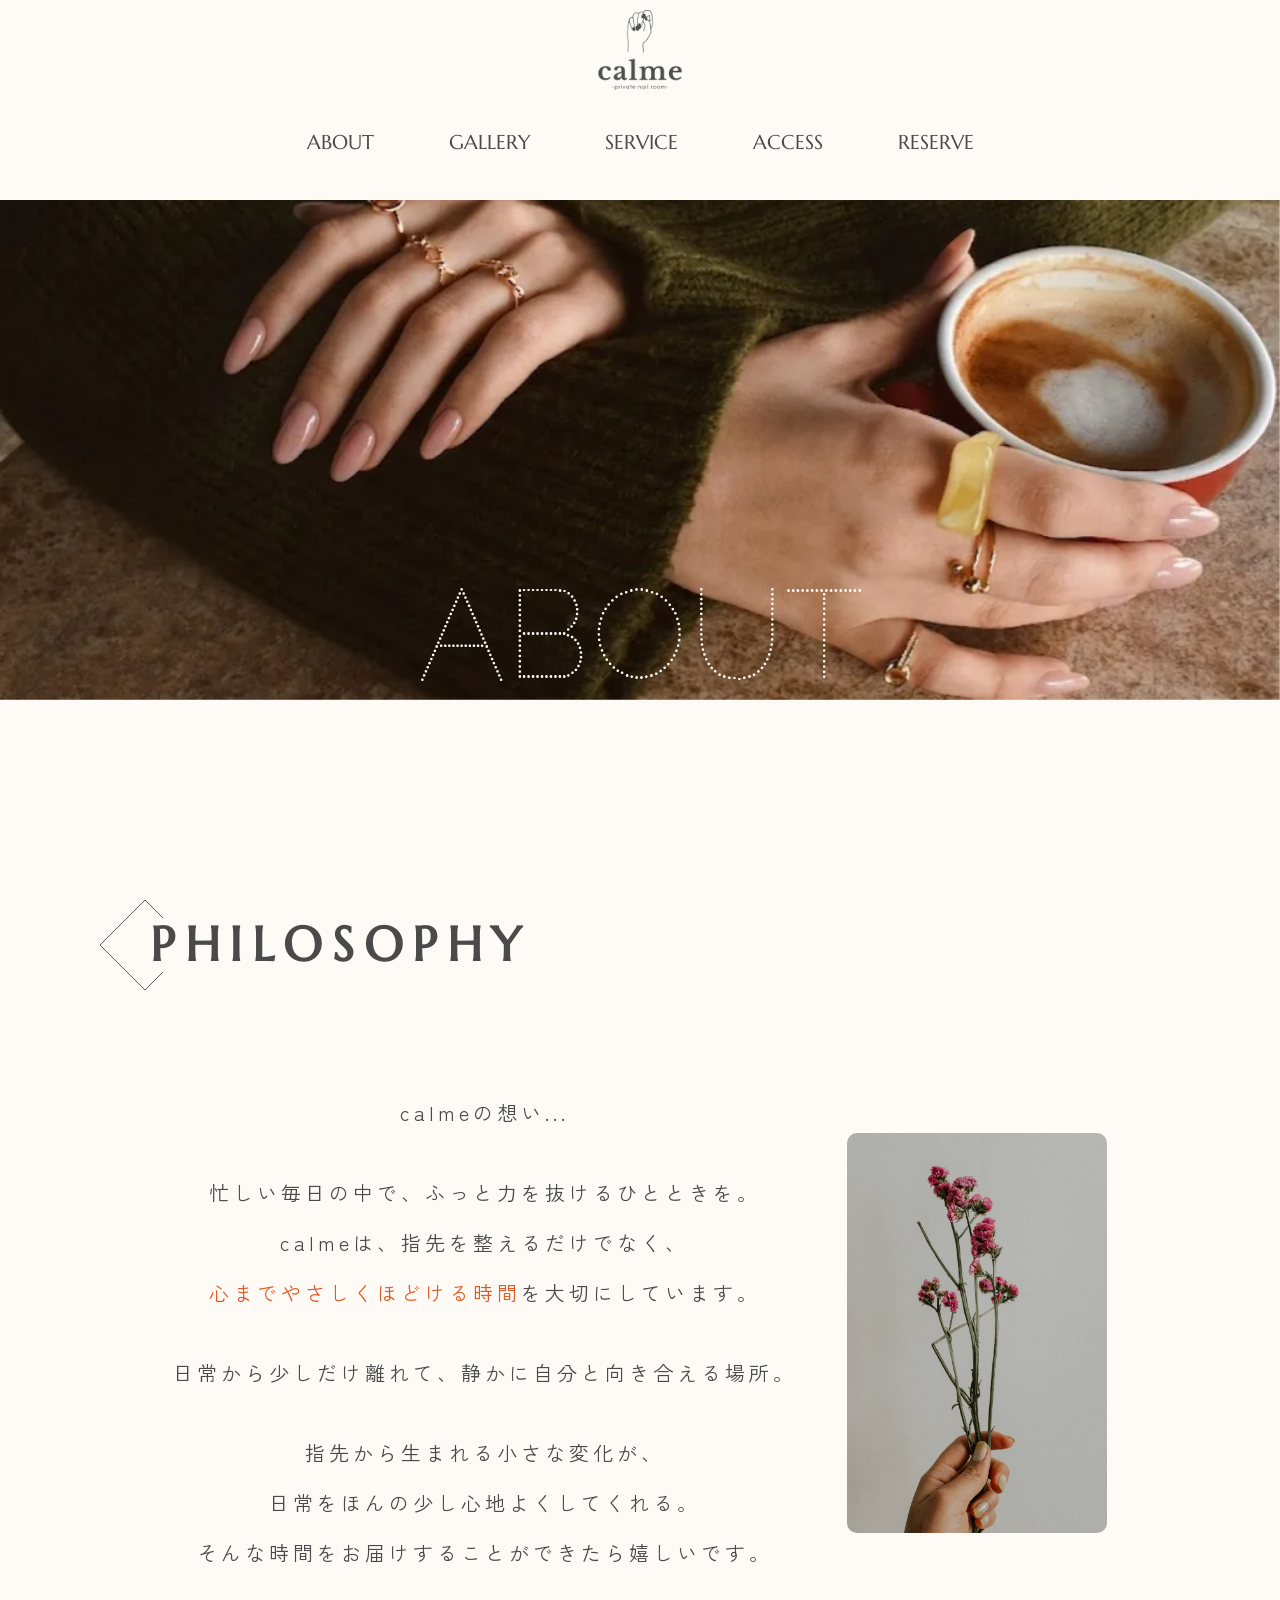
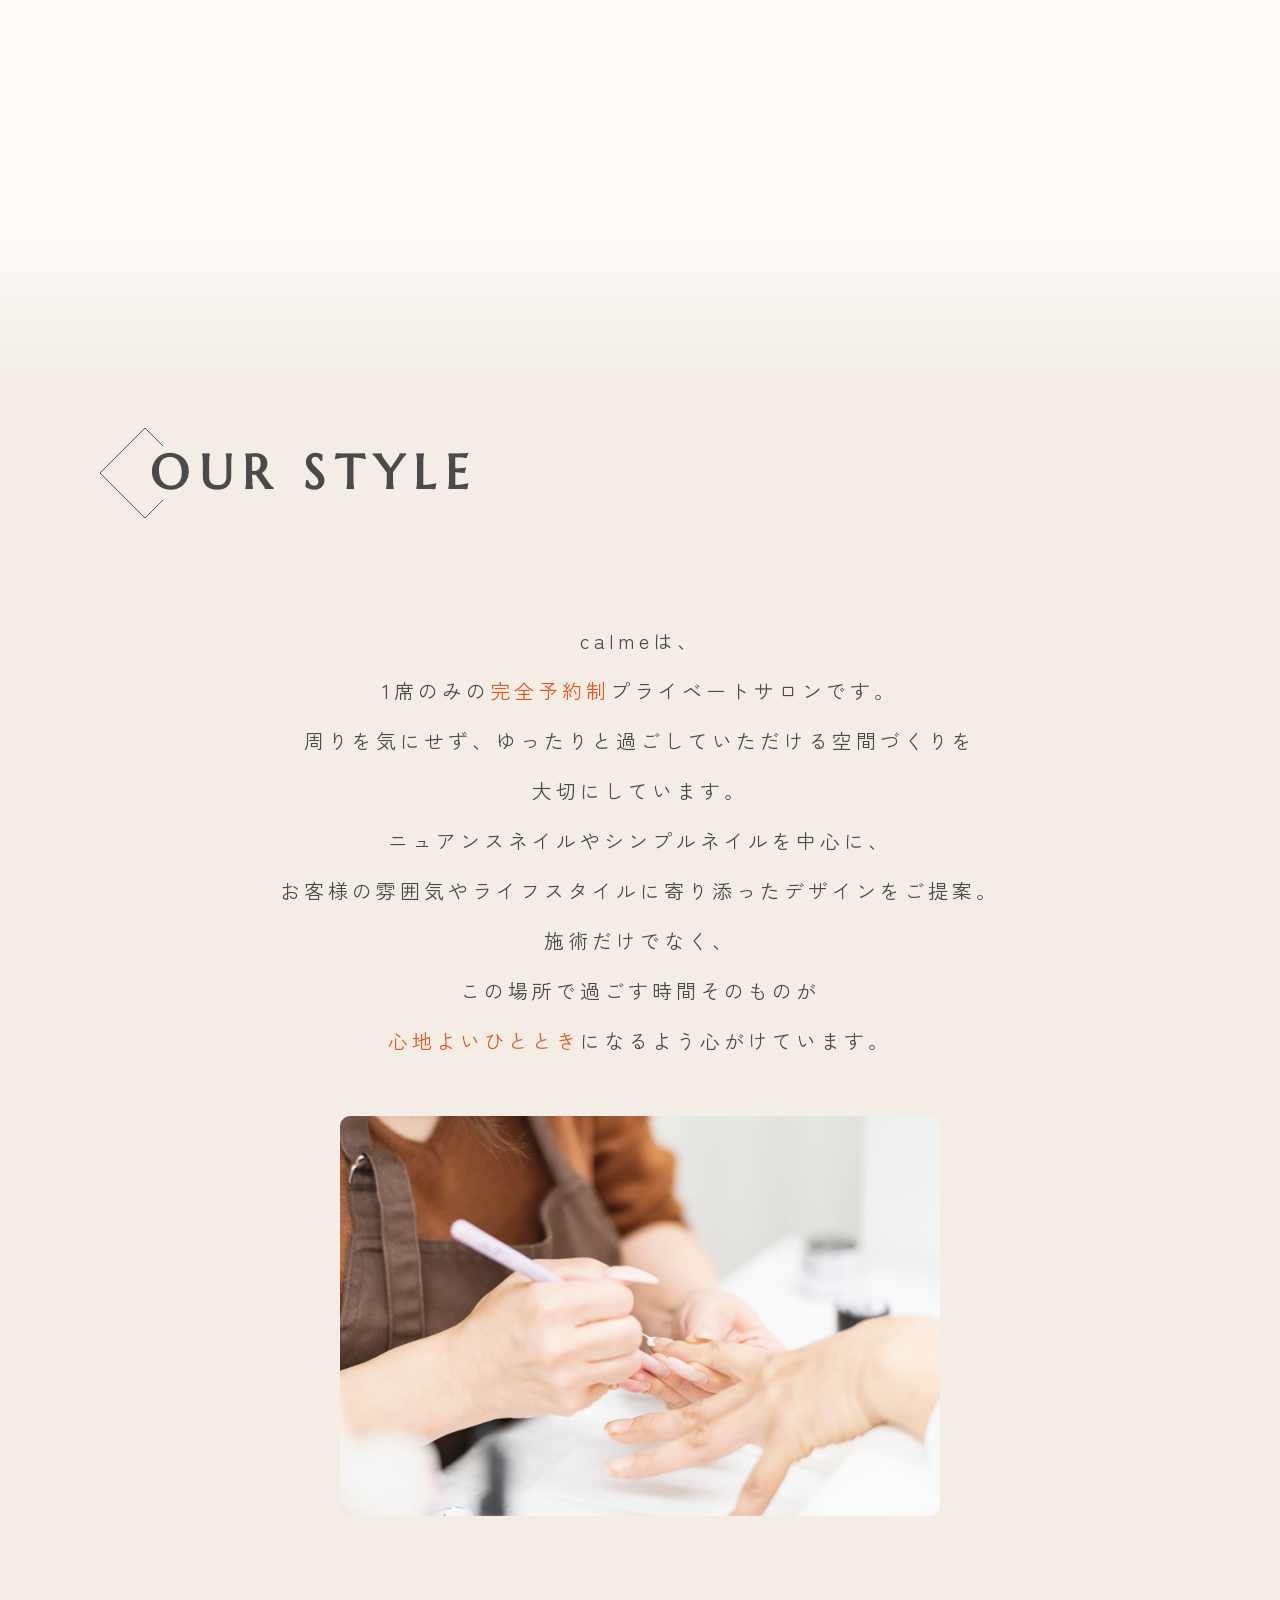
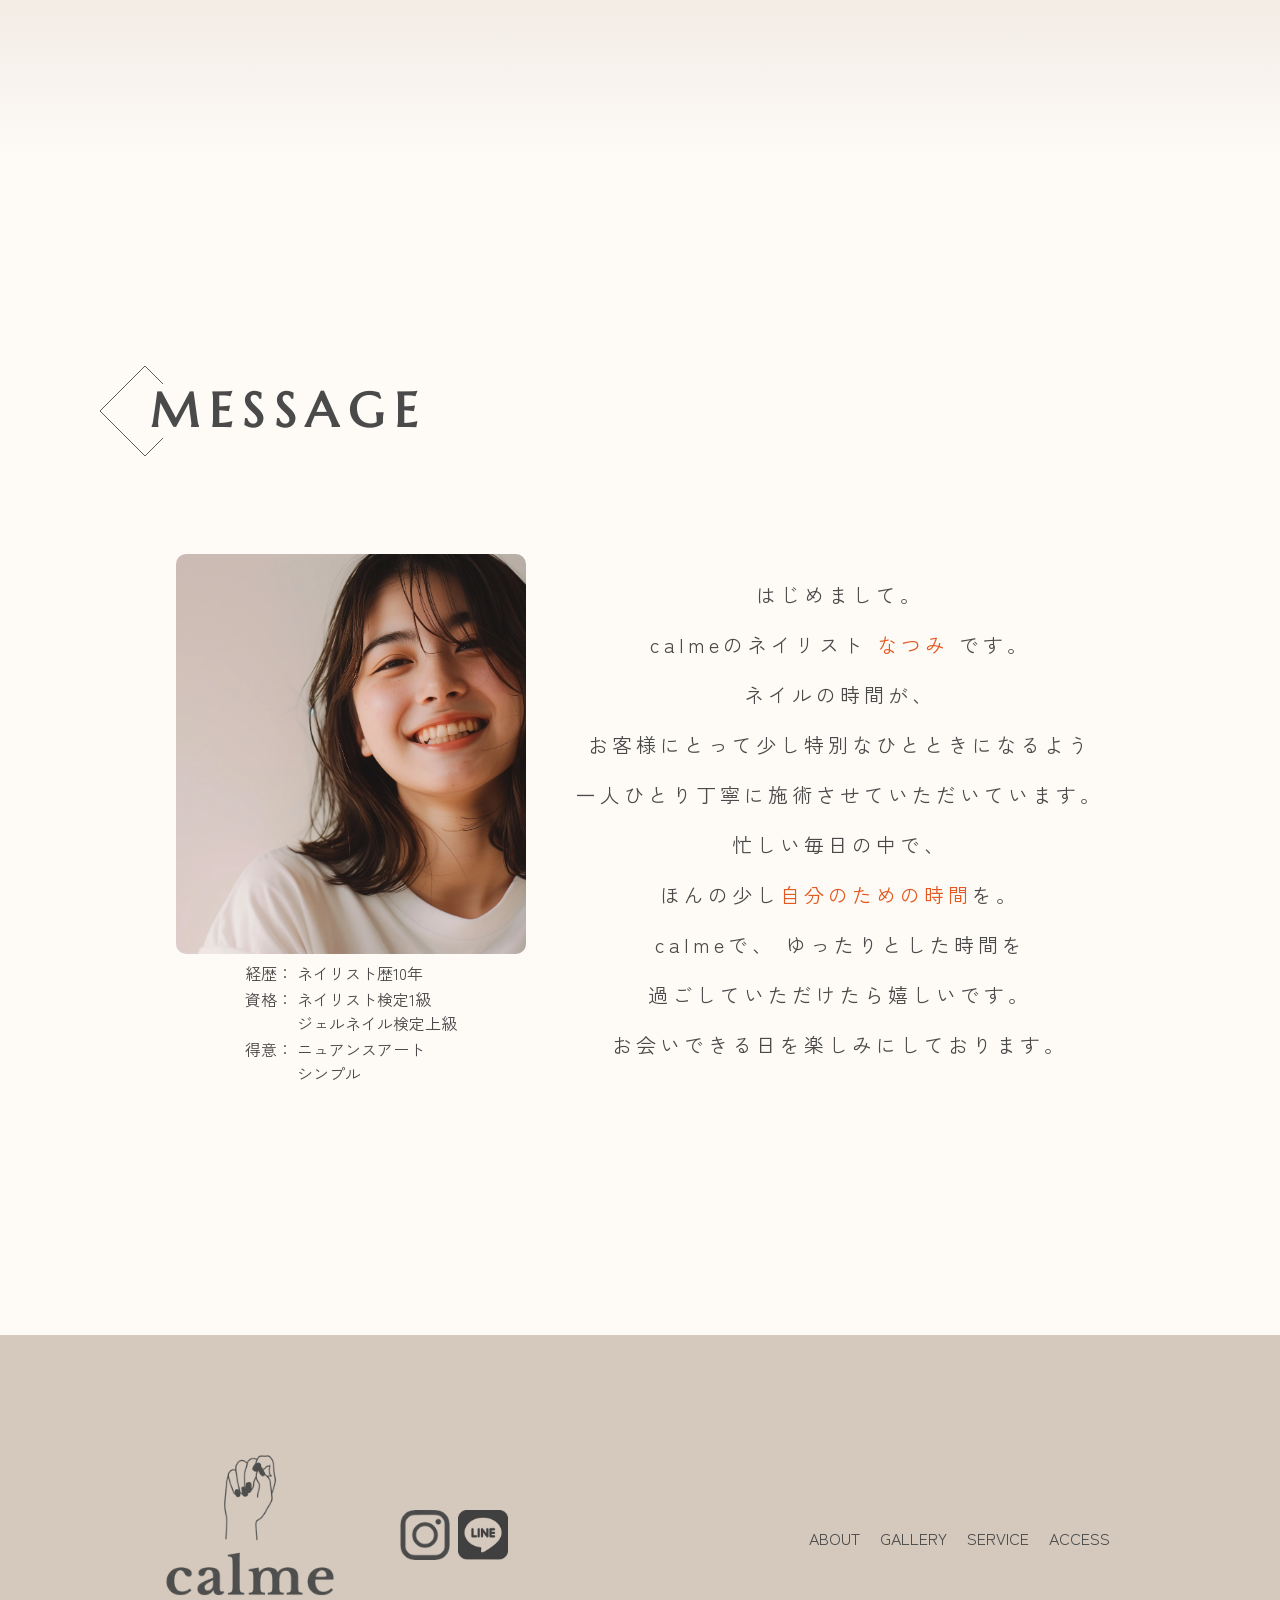
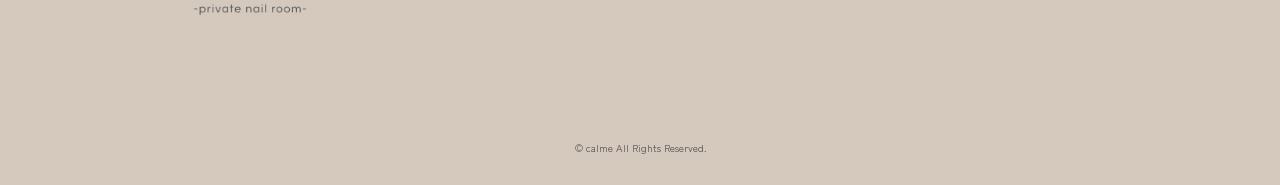
<file: about.html>
<!DOCTYPE html>
<html lang="ja">
  <head>
    <meta charset="UTF-8" />
    <meta name="viewport" content="width=device-width, initial-scale=1.0" />
    <title>calme -private nail room-</title>
    <link rel="shortcut icon" href="img/favicon.svg" />
    <link rel="preconnect" href="https://fonts.googleapis.com" />
    <link rel="preconnect" href="https://fonts.gstatic.com" crossorigin />
    <link
      href="https://fonts.googleapis.com/css2?family=Marcellus&family=Raleway+Dots&family=Zen+Kaku+Gothic+New:wght@400;500;700&family=Zen+Maru+Gothic&display=swap"
      rel="stylesheet"
    />
    <link rel="stylesheet" href="css/reset.css" />
    <link rel="stylesheet" href="css/style.css" />
    <link
      rel="stylesheet"
      href="https://cdn.jsdelivr.net/npm/swiper@11/swiper-bundle.min.css"
    />
  </head>
  <body>
    <header class="header">
      <div class="header__inner">
        <h1 class="header__logo">
          <a href="index.html" class="no-rotate"
            ><span
              ><img
                src="img/logo-clear.webp"
                alt="calme -private nail room-" /></span
          ></a>
        </h1>
        <nav class="header__nav">
          <div class="header__nav-inner">
            <a href="index.html" class="header__nav-logo no-rotate">
              <img src="img/logo-clear.webp" alt="calme -private nail room-" />
            </a>
            <ul class="header__nav-list">
              <li class="header__nav-item">
                <a href="about.html"><span>ABOUT</span></a>
              </li>
              <li class="header__nav-item">
                <a href="gallery.html"><span>GALLERY</span></a>
              </li>

              <li class="header__nav-item">
                <a href="index.html#service"><span>SERVICE</span></a>
              </li>
              <li class="header__nav-item">
                <a href="index.html#access"><span>ACCESS</span></a>
              </li>
              <li class="header__nav-item">
                <a href="reserve.html"><span>RESERVE</span></a>
              </li>
            </ul>
          </div>
        </nav>
        <button
          class="header__hamburger js-hamburger"
          type="button"
          aria-label="メニューを開く"
        >
          <span></span>
          <span></span>
          <span></span>
        </button>
      </div>
    </header>
    <main>
      <div class="mv-about">
        <div class="mv__img">
          <img src="./img/about.webp" alt="" />
        </div>
        <h1 class="mv-reserve__title">ABOUT</h1>
      </div>
      <section class="philosophy">
        <div class="inner">
          <h3 class="section__title">
            PHILOSOPHY
            <svg class="diamond" viewBox="0 0 100 100">
              <path d="M70 20 L50 0 L0 50 L50 100 L70 80" />
            </svg>
          </h3>
          <div class="philosophy__wrapper">
            <div class="philosophy__wrapper--left">
              <p class="philosophy__text">calmeの想い...</p>
              <p class="philosophy__text">
                忙しい毎日の中で、ふっと力を抜けるひとときを。<br />calmeは、指先を整えるだけでなく、<br /><span
                  class="strong"
                  >心までやさしくほどける時間</span
                >を大切にしています。
              </p>
              <p class="philosophy__text">
                日常から少しだけ離れて、静かに自分と向き合える場所。
              </p>
              <p class="philosophy__text">
                指先から生まれる小さな変化が、<br />日常をほんの少し心地よくしてくれる。<br />そんな時間をお届けすることができたら嬉しいです。
              </p>
            </div>
            <img src="img/philosophy.webp" alt="" />
          </div>
        </div>
      </section>
      <section class="our-style">
        <div class="inner">
          <h3 class="section__title">
            OUR STYLE
            <svg class="diamond" viewBox="0 0 100 100">
              <path d="M70 20 L50 0 L0 50 L50 100 L70 80" />
            </svg>
          </h3>
          <div class="our-style__wrapper">
            <div class="our-style__wrapper--top">
              <p class="our-style__text">
                calmeは、<br />1席のみの<span class="strong">完全予約制</span
                >プライベートサロンです。<br />
                周りを気にせず、ゆったりと過ごしていただける空間づくりを<br />大切にしています。<br />
                ニュアンスネイルやシンプルネイルを中心に、<br />お客様の雰囲気やライフスタイルに寄り添ったデザインをご提案。<br />施術だけでなく、<br />この場所で過ごす時間そのものが<br /><span
                  class="strong"
                  >心地よいひととき</span
                >になるよう心がけています。
              </p>
            </div>
            <img src="img/ourstyle.webp" alt="" />
          </div>
        </div>
      </section>
      <section class="message">
        <div class="inner">
          <h3 class="section__title">
            MESSAGE
            <svg class="diamond" viewBox="0 0 100 100">
              <path d="M70 20 L50 0 L0 50 L50 100 L70 80" />
            </svg>
          </h3>
          <div class="message__wrapper">
            <div class="message__wrapper--left">
              <img src="img/message.webp" alt="" />
              <dl>
                <dt>経歴：</dt>
                <dd>ネイリスト歴10年</dd>
                <dt>資格：</dt>
                <dd>ネイリスト検定1級<br />ジェルネイル検定上級</dd>
                <dt>得意：</dt>
                <dd>ニュアンスアート<br />シンプル</dd>
              </dl>
            </div>
            <div class="message__wrapper--right">
              <p class="message__text">
                はじめまして。<br />calmeのネイリスト<span class="strong">
                  なつみ </span
                >です。<br />
                ネイルの時間が、<br />お客様にとって少し特別なひとときになるよう<br />
                一人ひとり丁寧に施術させていただいています。<br />忙しい毎日の中で、<br />ほんの少し<span
                  class="strong"
                  >自分のための時間</span
                >を。<br />
                calmeで、 ゆったりとした時間を<br />過ごしていただけたら嬉しいです。<br />お会いできる日を楽しみにしております。
              </p>
            </div>
          </div>
        </div>
      </section>
    </main>
    <footer class="footer">
      <div class="footer__wrapper">
        <div class="footer--left">
          <a href="index.html" class="no-rotate"
            ><span><img src="./img/logo-clear.webp" alt="" /></span
          ></a>
          <div class="logo">
            <a href="#" class="no-rotate"
              ><span><img src="./img/instagram.webp" alt="" /></span
            ></a>
            <a href="#" class="no-rotate"
              ><span><img src="./img/Line.webp" alt="" /></span
            ></a>
          </div>
        </div>
        <div class="footer--right">
          <ul class="footer__link">
            <li>
              <a href="about.html"><span>ABOUT</span></a>
            </li>
            <li>
              <a href="gallery.html"><span>GALLERY</span></a>
            </li>
            <li>
              <a href="index.html#service"><span>SERVICE</span></a>
            </li>
            <li>
              <a href="index.html#access"><span>ACCESS</span></a>
            </li>
          </ul>
        </div>
      </div>
      <p class="copyright">&copy; calme All Rights Reserved.</p>
    </footer>
    <a href="reserve.html" id="js-pagetop" class="pagetop"
      ><span>RESERVE</span></a
    >
    <script src="https://cdn.jsdelivr.net/npm/swiper@11/swiper-bundle.min.js"></script>
    <script src="https://ajax.googleapis.com/ajax/libs/jquery/3.5.1/jquery.min.js"></script>
    <script src="js/main.js"></script>
  </body>
</html>
</file>
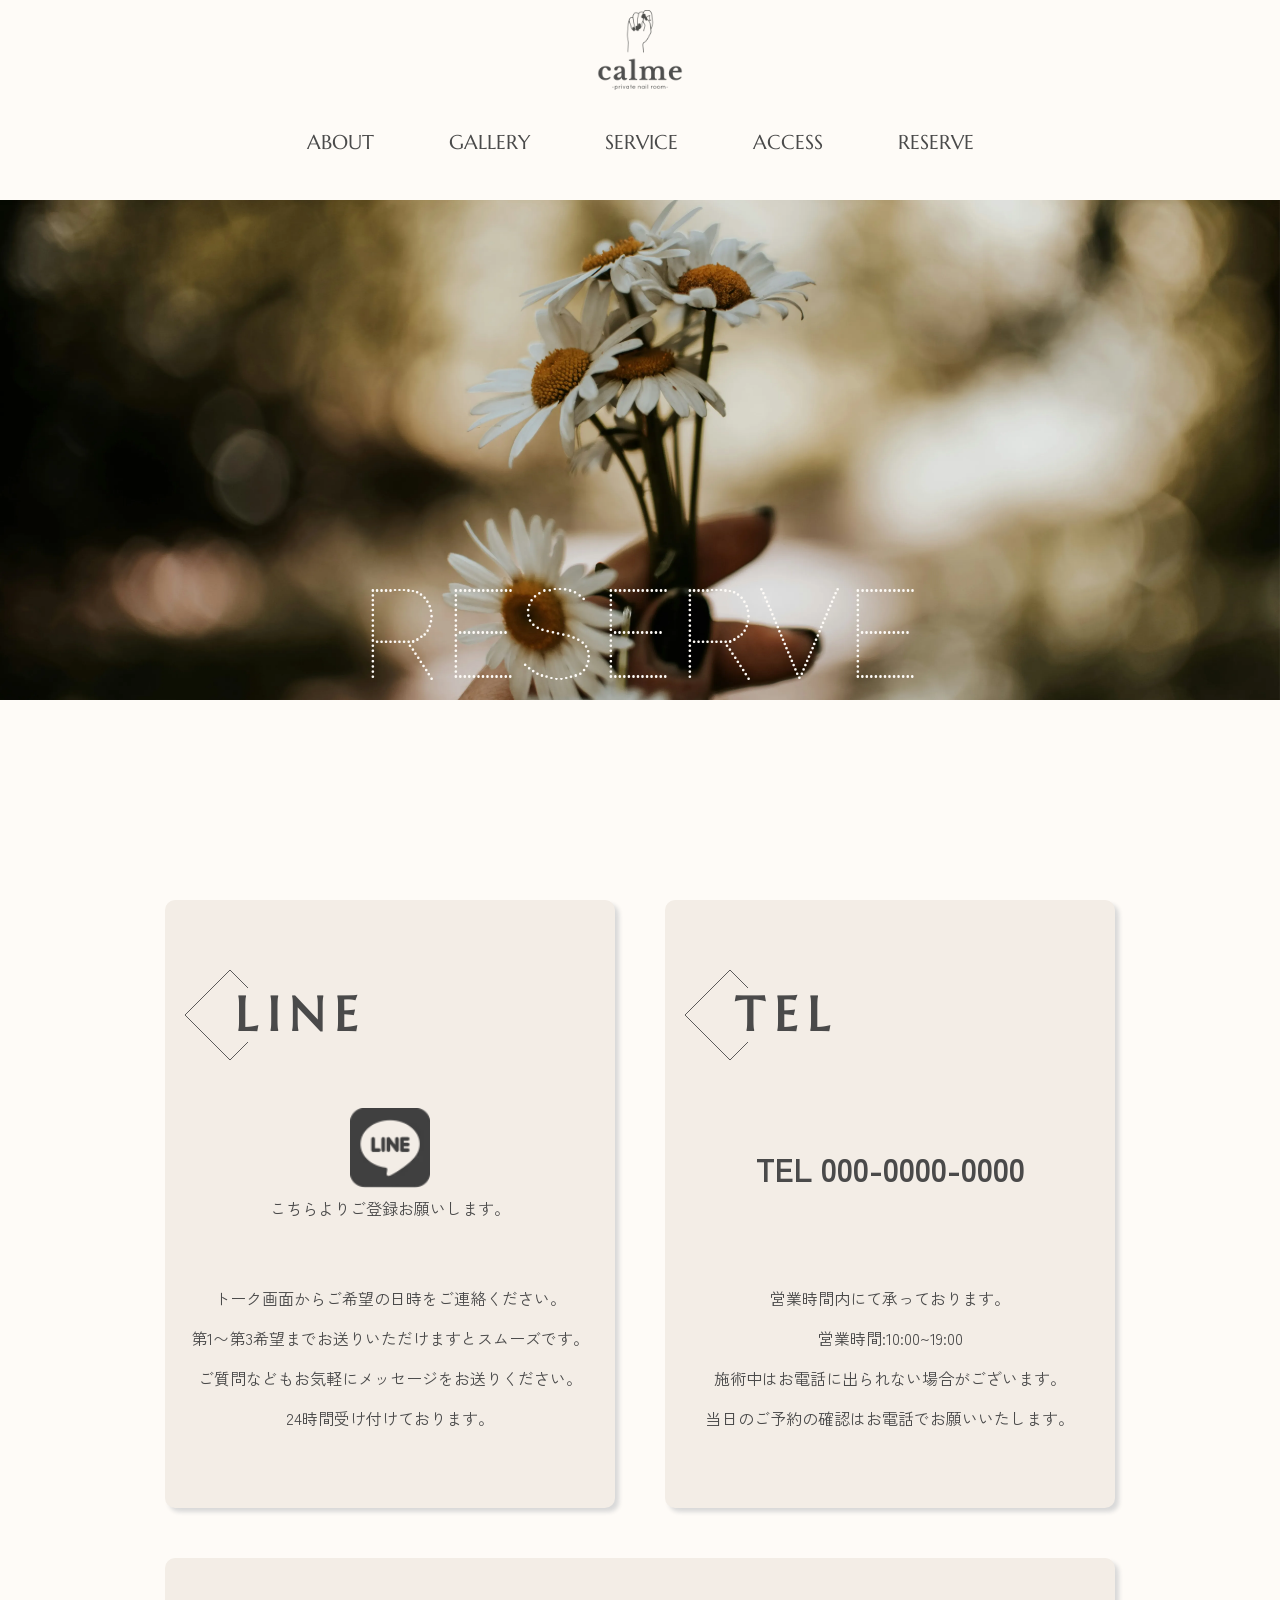
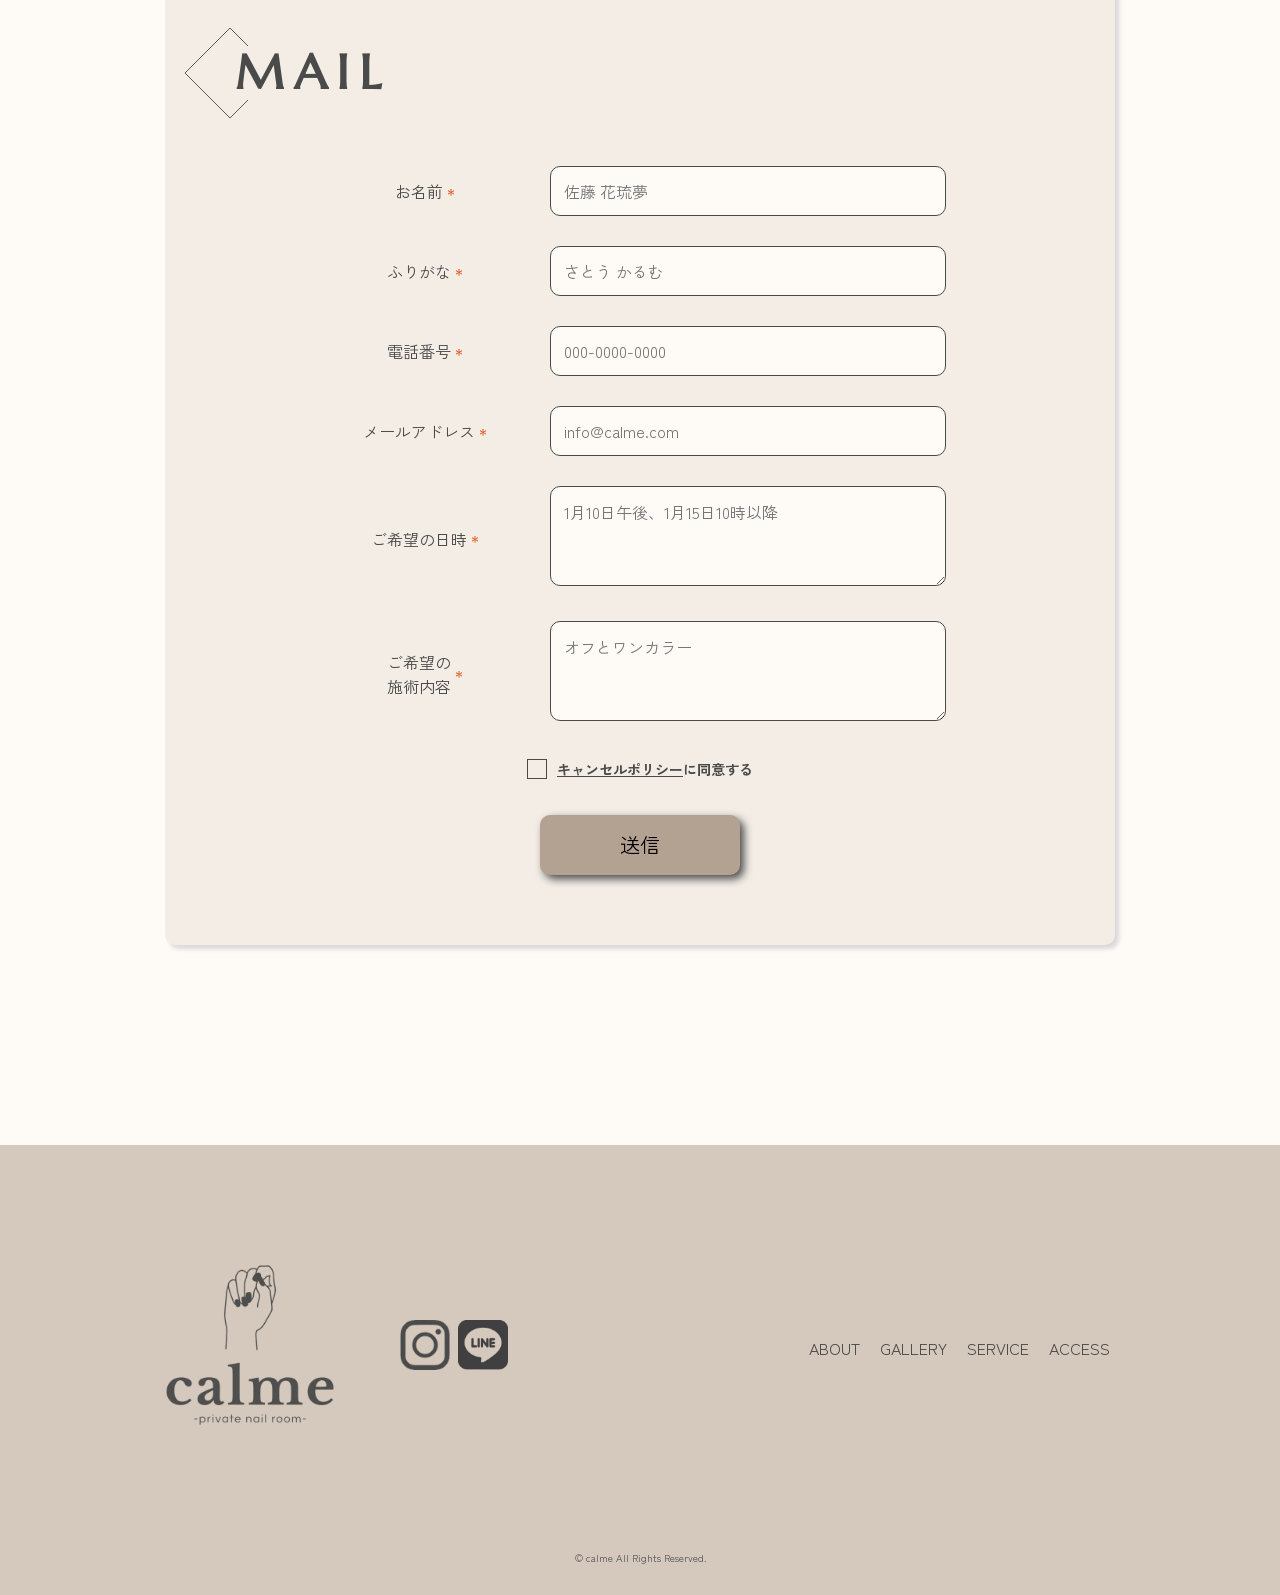
<file: reserve.html>
<!DOCTYPE html>
<html lang="ja">
  <head>
    <meta charset="UTF-8" />
    <meta name="viewport" content="width=device-width, initial-scale=1.0" />
    <title>calme -private nail room-</title>
    <link rel="shortcut icon" href="img/favicon.svg" />
    <link rel="preconnect" href="https://fonts.googleapis.com" />
    <link rel="preconnect" href="https://fonts.gstatic.com" crossorigin />
    <link
      href="https://fonts.googleapis.com/css2?family=Marcellus&family=Raleway+Dots&family=Zen+Kaku+Gothic+New:wght@400;500;700&family=Zen+Maru+Gothic&display=swap"
      rel="stylesheet"
    />
    <link rel="stylesheet" href="css/reset.css" />
    <link rel="stylesheet" href="css/style.css" />
    <link
      rel="stylesheet"
      href="https://cdn.jsdelivr.net/npm/swiper@11/swiper-bundle.min.css"
    />
  </head>
  <body>
    <header class="header">
      <div class="header__inner">
        <h1 class="header__logo">
          <a href="index.html" class="no-rotate"
            ><span
              ><img
                src="img/logo-clear.webp"
                alt="calme -private nail room-" /></span
          ></a>
        </h1>
        <nav class="header__nav">
          <div class="header__nav-inner">
            <a href="index.html" class="header__nav-logo no-rotate">
              <img src="img/logo-clear.webp" alt="calme -private nail room-" />
            </a>
            <ul class="header__nav-list">
              <li class="header__nav-item">
                <a href="about.html"><span>ABOUT</span></a>
              </li>
              <li class="header__nav-item">
                <a href="gallery.html"><span>GALLERY</span></a>
              </li>

              <li class="header__nav-item">
                <a href="index.html#service"><span>SERVICE</span></a>
              </li>
              <li class="header__nav-item">
                <a href="index.html#access"><span>ACCESS</span></a>
              </li>
              <li class="header__nav-item">
                <a href="reserve.html"><span>RESERVE</span></a>
              </li>
            </ul>
          </div>
        </nav>
        <button
          class="header__hamburger js-hamburger"
          type="button"
          aria-label="メニューを開く"
        >
          <span></span>
          <span></span>
          <span></span>
        </button>
      </div>
    </header>
    <main>
      <div class="mv-reserve">
        <div class="mv__img">
          <img src="./img/reserve.webp" alt="" />
        </div>
        <h1 class="mv-reserve__title">RESERVE</h1>
      </div>
      <div class="reserve-contents__wrapper">
        <div class="reserve-contents--top">
          <section id="line" class="line">
            <div class="inner-sp">
              <h3 class="section__title">
                LINE
                <svg class="diamond" viewBox="0 0 100 100">
                  <path d="M70 20 L50 0 L0 50 L50 100 L70 80" />
                </svg>
              </h3>
              <div class="line__box">
                <div class="box-top">
                  <img src="img/Line.webp" alt="" />
                  <p class="line__text">こちらよりご登録お願いします。</p>
                </div>
                <p class="line__text">
                  トーク画面からご希望の日時をご連絡ください。<br />第1〜第3希望までお送りいただけますとスムーズです。<br />ご質問などもお気軽にメッセージをお送りください。<br />24時間受け付けております。
                </p>
              </div>
            </div>
          </section>
          <section id="tel" class="tel">
            <div class="inner-sp">
              <h3 class="section__title">
                TEL
                <svg class="diamond" viewBox="0 0 100 100">
                  <path d="M70 20 L50 0 L0 50 L50 100 L70 80" />
                </svg>
              </h3>
              <div class="tel__box">
                <div class="box-top">
                  <p class="tel__text--large">TEL 000-0000-0000</p>
                </div>
                <p class="tel__text">
                  営業時間内にて承っております。<br />
                  営業時間:10:00~19:00<br />施術中はお電話に出られない場合がございます。<br />当日のご予約の確認はお電話でお願いいたします。
                </p>
              </div>
            </div>
          </section>
        </div>
        <section id="mail" class="mail">
          <div class="inner-sp">
            <h3 class="section__title">
              MAIL
              <svg class="diamond" viewBox="0 0 100 100">
                <path d="M70 20 L50 0 L0 50 L50 100 L70 80" />
              </svg>
            </h3>
            <div class="contact__box">
              <form class="contact__form">
                <div class="contact__fields">
                  <div class="contact__field">
                    <div class="form-field">
                      <div class="form-field__head">
                        <label for="your-name" class="form-field__label"
                          >お名前</label
                        >
                        <span class="form-field__tag">＊</span>
                      </div>
                      <div class="form-field__item">
                        <input
                          class="form-text"
                          type="text"
                          name="your-name"
                          id="your-name"
                          placeholder="佐藤 花琉夢"
                        />
                      </div>
                    </div>
                  </div>
                  <div class="contact__field">
                    <div class="form-field">
                      <div class="form-field__head">
                        <label for="your-name" class="form-field__label"
                          >ふりがな</label
                        >
                        <span class="form-field__tag">＊</span>
                      </div>
                      <div class="form-field__item">
                        <input
                          class="form-text"
                          type="text"
                          name="your-kana"
                          id="your-name"
                          placeholder="さとう かるむ"
                        />
                      </div>
                    </div>
                  </div>
                  <div class="contact__field">
                    <div class="form-field">
                      <div class="form-field__head">
                        <label for="your-email" class="form-field__label"
                          >電話番号</label
                        >
                        <span class="form-field__tag">＊</span>
                      </div>
                      <div class="form-field__item">
                        <input
                          class="form-text"
                          type="email"
                          name="your-phone"
                          id="your-email"
                          placeholder="000-0000-0000"
                        />
                      </div>
                    </div>
                  </div>
                  <div class="contact__field">
                    <div class="form-field">
                      <div class="form-field__head">
                        <label for="your-email" class="form-field__label"
                          >メールアドレス</label
                        >
                        <span class="form-field__tag">＊</span>
                      </div>
                      <div class="form-field__item">
                        <input
                          class="form-text"
                          type="email"
                          name="your-email"
                          id="your-email"
                          placeholder="info@calme.com"
                        />
                      </div>
                    </div>
                  </div>
                  <div class="contact__field">
                    <div class="contact__field">
                      <div class="form-field">
                        <div class="form-field__head">
                          <label for="your-message" class="form-field__label"
                            >ご希望の日時</label
                          >
                          <span class="form-field__tag">＊</span>
                        </div>
                        <div class="form-field__item">
                          <textarea
                            name="your-message"
                            id="your-date"
                            class="form-textarea"
                            cols="30"
                            rows="10"
                            placeholder="1月10日午後、1月15日10時以降"
                          ></textarea>
                        </div>
                      </div>
                    </div>
                  </div>
                  <div class="contact__field">
                    <div class="contact__field">
                      <div class="form-field">
                        <div class="form-field__head">
                          <label for="your-message" class="form-field__label"
                            >ご希望の<br />施術内容</label
                          >
                          <span class="form-field__tag">＊</span>
                        </div>
                        <div class="form-field__item">
                          <textarea
                            name="your-message"
                            id="your-message"
                            class="form-textarea"
                            cols="30"
                            rows="10"
                            placeholder="オフとワンカラー"
                          ></textarea>
                        </div>
                      </div>
                    </div>
                  </div>
                </div>
                <div class="contact__privacy">
                  <label class="form-checkbox">
                    <input
                      class="form-checkbox__input"
                      type="checkbox"
                      name="your-privacy"
                    />
                    <span class="form-checkbox__text"
                      ><a href="" target="_blank">キャンセルポリシー</a
                      >に同意する</span
                    ></label
                  >
                </div>
                <div class="contact__button">
                  <button type="submit" class="button button-mail">
                    <span>送信</span>
                  </button>
                </div>
              </form>
            </div>
          </div>
        </section>
      </div>
    </main>

    <footer class="footer">
      <div class="footer__wrapper">
        <div class="footer--left">
          <a href="index.html" class="no-rotate"
            ><span><img src="./img/logo-clear.webp" alt="" /></span
          ></a>
          <div class="logo">
            <a href="#" class="no-rotate"
              ><span><img src="./img/instagram.webp" alt="" /></span
            ></a>
            <a href="#" class="no-rotate"
              ><span><img src="./img/Line.webp" alt="" /></span
            ></a>
          </div>
        </div>
        <div class="footer--right">
          <ul class="footer__link">
            <li>
              <a href="about.html"><span>ABOUT</span></a>
            </li>
            <li>
              <a href="gallery.html"><span>GALLERY</span></a>
            </li>
            <li>
              <a href="index.html#service"><span>SERVICE</span></a>
            </li>
            <li>
              <a href="index.html#access"><span>ACCESS</span></a>
            </li>
          </ul>
        </div>
      </div>
      <p class="copyright">&copy; calme All Rights Reserved.</p>
    </footer>
    <script src="https://cdn.jsdelivr.net/npm/swiper@11/swiper-bundle.min.js"></script>
    <script src="https://ajax.googleapis.com/ajax/libs/jquery/3.5.1/jquery.min.js"></script>
    <script src="js/main.js"></script>
  </body>
</html>
</file>
<file: css/style.css>
@charset "UTF-8";
html {
  font-size: 62.5%;
  scroll-behavior: smooth;
}
html body {
  background-color: #fefbf7;
  color: #4a4a4a;
  font-family: "Zen Kaku Gothic New", sans-serif;
  font-size: 1.6rem;
}
html body .header {
  width: 100%;
  height: 20rem;
}
html body .header__inner {
  width: 100%;
  max-width: 120rem;
  margin: 0 auto;
  padding-inline: 2rem;
  display: flex;
  flex-direction: column;
  align-items: center;
}
html body .header__inner .header__logo {
  width: 10rem;
  height: 10rem;
}
html body .header__inner .header__logoimg {
  width: 100%;
  height: 100%;
}
html body .header__inner .header__nav {
  padding-block: 2.8rem;
}
html body .header__inner .header__nav-list {
  display: flex;
  gap: 7.5rem;
}
html body .header__inner .header__nav-list .header__nav-item {
  font-size: 2rem;
  font-family: "Marcellus", serif;
}
html body .header__nav-logo {
  display: none;
}
html body .header__hamburger {
  display: none;
}
html body .header__nav.is-sticky {
  position: fixed;
  top: 0;
  left: 0;
  width: 100%;
  z-index: 100;
  background-color: #fefbf7;
  padding-block: 0;
  box-shadow: 0 2px 8px rgba(74, 74, 74, 0.08);
}
html body .header__nav.is-sticky .header__nav-inner {
  max-width: 120rem;
  margin: 0 auto;
  padding: 1rem 2rem;
  display: flex;
  justify-content: space-between;
  align-items: center;
}
html body .header__nav.is-sticky .header__nav-logo {
  display: block;
  width: 7rem;
  height: 7rem;
  flex-shrink: 0;
}
html body .header__nav.is-sticky .header__nav-logo img {
  width: 100%;
  height: 100%;
  -o-object-fit: contain;
  object-fit: contain;
}
html body .mv {
  width: 100%;
  height: calc(100vh - 20rem);
  position: relative;
}
html body .mv::after {
  content: "";
  position: absolute;
  bottom: 0;
  left: 0;
  width: 100%;
  height: 15%;
  pointer-events: none;
  background: linear-gradient(0deg, #fefbf7 30%, rgba(254, 251, 247, 0) 100%);
  opacity: 0;
  transform: scaleY(1.5) translateY(20px);
  -webkit-animation: gradFade 2.5s ease forwards;
  animation: gradFade 2.5s ease forwards;
  -webkit-animation-delay: 0.8s;
  animation-delay: 0.8s;
}
@-webkit-keyframes gradFade {
  to {
    opacity: 1;
    transform: scaleY(1) translateY(2px);
  }
}
@keyframes gradFade {
  to {
    opacity: 1;
    transform: scaleY(1) translateY(2px);
  }
}
html body .mv__img {
  width: 100%;
  height: 100%;
  display: flex;
}
html body .mv__img img {
  width: 33.3333333333%;
  flex: 1;
  height: 100%;
  -o-object-fit: cover;
  object-fit: cover;
  display: block;
  opacity: 0;
  filter: blur(12px);
  transform: scale(1.15);
  -webkit-animation: mvFade 3s ease forwards;
  animation: mvFade 3s ease forwards;
}
@-webkit-keyframes mvFade {
  to {
    opacity: 1;
    filter: blur(0);
    transform: scale(1);
  }
}
@keyframes mvFade {
  to {
    opacity: 1;
    filter: blur(0);
    transform: scale(1);
  }
}
html body .mv__title {
  position: absolute;
  top: 50%;
  left: 50%;
  transform: translate(-50%, -50%);
  width: -webkit-max-content;
  width: -moz-max-content;
  width: max-content;
  font-family: "Zen Maru Gothic", sans-serif;
  font-size: 4.8rem;
  color: #fefdfc;
  opacity: 0;
  transform: translate(-50%, -40%);
  -webkit-animation: titleFade 1.5s ease forwards;
  animation: titleFade 1.5s ease forwards;
  -webkit-animation-delay: 0.8s;
  animation-delay: 0.8s;
}
@-webkit-keyframes titleFade {
  to {
    opacity: 1;
    transform: translate(-50%, -50%);
  }
}
@keyframes titleFade {
  to {
    opacity: 1;
    transform: translate(-50%, -50%);
  }
}
html .concept__wrapper {
  width: 100%;
  max-width: 108rem;
  margin: 0 auto;
  padding-top: 10rem;
  padding-left: 5rem;
  display: flex;
  justify-content: center;
  align-items: center;
  gap: 5rem;
}
html .concept__wrapper img {
  max-width: 50rem;
  height: 36rem;
  -o-object-fit: cover;
  object-fit: cover;
  border-radius: 1rem;
}
html .concept__wrapper .concept__text {
  font-size: 2rem;
  line-height: 5rem;
  letter-spacing: 0.2rem;
}
html .gallery {
  background: linear-gradient(
    180deg,
    #fefbf7 0%,
    #f3ede6 10%,
    #f3ede6 90%,
    #fefbf7 100%
  );
}
html .gallery .gallery__swiper {
  text-align: center;
}
html .gallery .gallery__swiper .swiper-wrapper {
  display: flex;
  margin-top: 10rem;
  padding-bottom: 15rem;
}
html .gallery .gallery__swiper .swiper-wrapper .gallery__item {
  width: 35rem;
  max-width: 35rem;
  background-color: #f6f3ef;
  padding: 2rem;
  border-radius: 1rem;
  box-shadow: 5px 5px 4px 0 rgba(74, 74, 74, 0.5);
  display: flex;
  flex-direction: column;
  align-items: center;
  text-align: center;
  min-height: clamp(300px, 50vw, 420px);
  transform: scale(0.75);
  transition: transform 0.4s ease, opacity 0.4s ease;
  opacity: 0.6;
}
html .gallery .gallery__swiper .swiper-wrapper .gallery__item img {
  width: 100%;
  max-width: 31rem;
  aspect-ratio: 1/1;
  -o-object-fit: cover;
  object-fit: cover;
  margin-bottom: 2rem;
}
html .gallery .gallery__swiper .swiper-wrapper .gallery__item-name {
  font-weight: 700;
}
html .gallery .gallery__swiper .swiper-slide-active.gallery__item {
  transform: scale(0.95);
  opacity: 1;
  box-shadow: 5px 5px 8px 0 rgba(0, 0, 0, 0.25);
}
html .gallery .gallery__swiper .swiper-pagination {
  bottom: 8rem;
}
html .gallery .gallery__swiper .swiper-pagination-bullet {
  width: 20px;
  height: 20px;
  background: #d9d9d9;
  opacity: 1;
  margin: 0 6px !important;
  transition: background 0.5s;
}
html .gallery .gallery__swiper .swiper-pagination-bullet-active {
  background: #82aed5;
}
html .service .service__wrap {
  display: flex;
  justify-content: space-between;
  align-items: center;
  gap: 5rem;
  margin-top: 10rem;
  padding-inline: 5rem;
  font-size: 2rem;
}
html .service .service__wrap .service__content {
  flex: 1;
  max-width: 50rem;
}
html .service .service__wrap .service__content .service__content-title {
  font-weight: 500;
}
html .service .service__wrap .service__content .service__content-text {
  padding-top: 3rem;
}
html .service .service__wrap .service__price-wrapper {
  max-height: 50rem;
  overflow-x: hidden;
  overflow-y: auto;
  flex: 1.2;
  max-width: 70rem;
}
html .service .service__wrap .service__price-wrapper::-webkit-scrollbar {
  width: 8px;
}
html .service .service__wrap .service__price-wrapper::-webkit-scrollbar-track {
  background: #f6f3ef;
}
html .service .service__wrap .service__price-wrapper::-webkit-scrollbar-thumb {
  background: #d5c8bd;
  border-radius: 10px;
}
html .service .service__wrap .service__price-wrapper .service__price {
  padding: 4rem 3rem;
  max-width: 60rem;
  width: 100%;
  border: 1px solid #4a4a4a;
  border-radius: 1rem;
  background-image: url("../img/menu-bg.webp");
  background-size: cover;
  background-position: center;
  background-repeat: no-repeat;
}
html .service .service__wrap .service__price-wrapper .service__price dl {
  padding: 2rem 1rem;
  border-bottom: 1px solid #4a4a4a;
  display: flex;
  gap: 2rem;
  width: 100%;
  overflow: hidden;
}
html
  .service
  .service__wrap
  .service__price-wrapper
  .service__price
  dl:first-child {
  font-size: 2rem;
  font-weight: 700;
}
html .service .service__wrap .service__price-wrapper .service__price dl dt {
  flex: 1;
  min-width: 0;
}
html .service .service__wrap .service__price-wrapper .service__price dl dd {
  flex-shrink: 0;
  white-space: nowrap;
}
html .voice {
  background: linear-gradient(
    180deg,
    #fefbf7 0%,
    #f3ede6 10%,
    #f3ede6 90%,
    #fefbf7 100%
  );
}
html .voice__items {
  display: flex;
  gap: 2rem;
  padding: 10rem 5rem;
  width: 100%;
}
html .voice__items .voice__item {
  width: 33.3333333333%;
  font-size: 14px;
  letter-spacing: 2.8px;
  text-align: center;
  position: relative;
}
html .voice__items .voice__item .voice__item-text {
  position: absolute;
  top: 50%;
  left: 50%;
  transform: translate(-50%, -50%);
  z-index: 2;
  width: 70%;
}
html .voice__items .voice__item .voice__item-text span {
  display: block;
  margin-top: 1.5rem;
}
html .voice__items .voice__item:nth-child(2) {
  transform: translateY(5rem);
}
html .faq__boxes {
  margin-top: 24px;
  display: flex;
  flex-direction: column;
  justify-content: center;
  gap: 12px;
  padding: 10rem 5rem 0;
  max-width: 110rem;
  margin: 0 auto;
}
html .faq__boxes .faq-box {
  border-radius: 10px;
  background-color: #fefdfc;
  overflow: hidden;
}
html .faq__boxes .faq-box__head {
  padding: 14px 20px;
  display: flex;
  align-items: center;
  gap: 11px;
  width: 100%;
  background-color: #fefdfc;
  cursor: pointer;
}
html .faq__boxes .faq-box__head-icon {
  font-family: "Marcellus", serif;
  font-size: 24px;
  color: #b3a191;
  letter-spacing: 4.8px;
}
html .faq__boxes .faq-box__head-text {
  flex-grow: 1;
  text-align: left;
  color: #4a4a4a;
}
html .faq__boxes .faq-box__head-button {
  width: 10px;
  height: 10px;
  border-right: 2px solid #b3a191;
  border-bottom: 2px solid #b3a191;
  transform: rotate(45deg);
  transition: transform 0.3s ease;
}
html .faq__boxes .faq-box.is-open .faq-box__head-button {
  transform: rotate(-135deg);
}
html .faq__boxes .faq-box__body {
  padding: 20px;
  display: none;
  border-radius: 0 0 10px 10px;
}
html .faq__boxes .faq-box__a {
  display: flex;
  align-items: flex-start;
  gap: 16px;
}
html .faq__boxes .faq-box__a-icon {
  font-family: "Marcellus", serif;
  font-size: 24px;
  color: #b3a191;
}
html .faq__boxes .faq-box__a-text {
  text-align: left;
}
html .access {
  background: linear-gradient(180deg, #fefbf7 0%, #f3ede6 10%, #f3ede6 100%);
}
html .access__wrapper {
  display: flex;
  padding: 10rem 5rem 0;
}
html .access__wrapper .access__map {
  width: 50%;
  height: 40rem;
}
html .access__wrapper .access__map iframe {
  width: 100%;
  height: 100%;
  border: none;
}
html .access__wrapper .access__info {
  display: flex;
  flex-direction: column;
  justify-content: center;
  gap: 2rem;
  padding-left: 5rem;
}
html .access__wrapper .access__info .access__info-name {
  font-size: 32px;
}
html .footer {
  background: #d5c8bd;
  padding: 10rem 15rem 3rem;
}
html .footer__wrapper {
  display: flex;
  justify-content: space-between;
  align-items: center;
}
html .footer__wrapper .footer--left {
  display: flex;
  align-items: center;
  gap: 50px;
}
html .footer__wrapper .footer--left img {
  width: 20rem;
}
html .footer__wrapper .footer--left .logo {
  display: flex;
  gap: 0.8rem;
}
html .footer__wrapper .footer--left .logo img {
  width: 5rem;
  height: 5rem;
  aspect-ratio: 1/1;
}
html .footer__wrapper .footer--right {
  padding-inline: 2rem;
}
html .footer__wrapper .footer--right .footer__link {
  display: flex;
  gap: 2rem;
}
html .footer .copyright {
  margin-top: 10rem;
  text-align: center;
  font-size: 1rem;
}
html .pagetop {
  position: fixed;
  right: 5rem;
  bottom: 5rem;
  filter: drop-shadow(4px 4px 4px #4a4a4a);
  z-index: 10;
  width: 15rem;
  height: 15rem;
  display: flex;
  justify-content: center;
  align-items: center;
  text-align: center;
  border-radius: 50%;
  background: #b3a191;
  opacity: 0;
  visibility: hidden;
  transition: opacity 0.3s, visibility 0.3s;
  color: #4a4a4a;
  font-family: "Marcellus", serif;
  font-size: 24px;
}
html .pagetop.is-show {
  opacity: 1;
  visibility: visible;
}
html .pagetop span {
  display: inline-block;
  transition: 1.5s;
}
html .pagetop:hover span {
  transform: rotateX(360deg);
}

@media (max-width: 768px) {
  html body {
    padding-top: 8rem;
  }
  html body .header {
    height: 8rem;
    position: fixed;
    top: 0;
    left: 0;
    width: 100%;
    z-index: 100;
    background-color: #fefbf7;
    box-shadow: 0 2px 8px rgba(74, 74, 74, 0.08);
  }
  html body .header__inner {
    flex-direction: row;
    justify-content: space-between;
    align-items: center;
    height: 100%;
    padding-inline: 2rem;
  }
  html body .header__inner .header__logo {
    width: 6rem;
    height: 6rem;
    margin-top: 0;
  }
  html body .header__inner .header__nav {
    position: fixed;
    top: 0;
    left: 0;
    width: 100%;
    height: 100%;
    background-color: #fefbf7;
    z-index: 200;
    display: flex;
    flex-direction: column;
    justify-content: center;
    align-items: center;
    padding-block: 0;
    transform: translateX(100%);
    transition: transform 0.35s ease;
  }
  html body .header__inner .header__nav.is-open {
    transform: translateX(0);
  }
  html body .header__inner .header__nav-list {
    flex-direction: column;
    flex-wrap: nowrap;
    gap: 4rem;
  }
  html body .header__inner .header__nav-list .header__nav-item {
    font-size: 2.4rem;
    text-align: center;
  }
  html body .header__inner .header__hamburger {
    display: flex;
    flex-direction: column;
    justify-content: center;
    gap: 7px;
    width: 4rem;
    height: 4rem;
    background: transparent;
    border: none;
    cursor: pointer;
    z-index: 300;
    flex-shrink: 0;
  }
  html body .header__inner .header__hamburger span {
    display: block;
    width: 100%;
    height: 2px;
    background-color: #4a4a4a;
    transition: transform 0.3s ease, opacity 0.3s ease;
  }
  html body .header__inner .header__hamburger.is-open span:nth-child(1) {
    transform: translateY(9px) rotate(45deg);
  }
  html body .header__inner .header__hamburger.is-open span:nth-child(2) {
    opacity: 0;
  }
  html body .header__inner .header__hamburger.is-open span:nth-child(3) {
    transform: translateY(-9px) rotate(-45deg);
  }
  html body .mv {
    height: 60vw;
    min-height: 24rem;
  }
  html body .mv__title {
    font-size: 3rem;
    white-space: nowrap;
  }
  html .concept__wrapper {
    flex-direction: column;
    padding: 6rem 2rem;
    padding-left: 2rem;
  }
  html .concept__wrapper img {
    max-width: 100%;
    width: 100%;
    height: 24rem;
  }
  html .concept__wrapper .concept__text {
    font-size: 1.6rem;
    line-height: 3.5rem;
    text-align: center;
    letter-spacing: 0;
  }
  html .service .service__wrap {
    flex-direction: column;
    padding-inline: 2rem;
    margin-top: 4rem;
    gap: 4rem;
  }
  html .service .service__wrap .service__content {
    max-width: 100%;
  }
  html .service .service__wrap .service__content .service__content-text {
    font-size: 1.4rem;
  }
  html .service .service__wrap .service__price-wrapper {
    max-width: 100%;
    width: 100%;
    max-height: 40rem;
  }
  html .service .service__wrap .service__price-wrapper .service__price {
    padding: 3rem 2rem;
  }
  html .service .service__wrap .service__price-wrapper .service__price dl {
    padding: 1rem 0.5rem;
    font-size: 1.5rem;
  }
  html .voice__items .voice__item {
    width: 80%;
  }
  html .faq__boxes {
    padding: 4rem 2rem 0;
  }
  html .access .access__wrapper {
    flex-direction: column;
    padding: 4rem 2rem 0;
  }
  html .access .access__wrapper .access__map {
    width: 100%;
    height: 28rem;
  }
  html .access .access__wrapper .access__info {
    padding-left: 0;
    padding-top: 3rem;
  }
  html .access .access__wrapper .access__info .access__info-name {
    font-size: 2.4rem;
  }
  html .footer {
    padding: 6rem 2rem 3rem;
  }
  html .footer__wrapper {
    flex-direction: column;
    gap: 3rem;
  }
  html .footer__wrapper .footer--left {
    gap: 1.5rem;
  }
  html .footer__wrapper .footer--left img {
    width: 14rem;
  }
  html .footer__wrapper .footer--right {
    padding-inline: 0;
  }
  html .footer__wrapper .footer--right .footer__link {
    flex-wrap: wrap;
    gap: 1.2rem 2rem;
  }
  html .footer .copyright {
    margin-top: 4rem;
  }
  html .pagetop {
    width: 7rem;
    height: 7rem;
    right: 1.5rem;
    bottom: 1.5rem;
    font-size: 1.2rem;
  }
}
@media (max-width: 1150px) {
  html .voice__items {
    flex-wrap: wrap;
    justify-content: center;
    padding: 4rem 2rem;
    gap: 2rem;
  }
  html .voice__items .voice__item {
    width: 60%;
  }
  html .voice__items .voice__item:nth-child(2) {
    transform: translateY(0);
  }
}
@media (max-width: 600px) {
  html .voice__items .voice__item {
    width: 90%;
  }
  html .voice__items .voice__item .voice__item-text {
    font-size: 1.3rem;
  }
}
.mv-about {
  position: relative;
}
.mv-about .mv__img {
  width: 100%;
  height: 500px;
}
.mv-about .mv__img img {
  width: 100%;
  height: 100%;
  -o-object-fit: cover;
  object-fit: cover;
}
.mv-about__title {
  position: absolute;
  bottom: -30px;
  left: 50%;
  transform: translateX(-50%);
  color: #fefbf7;
  font-family: "Raleway Dots", sans-serif;
  font-size: 128px;
  font-weight: 400;
}

.philosophy__wrapper {
  display: flex;
  justify-content: center;
  align-items: center;
  gap: 5rem;
  padding: 10rem 5rem;
}
.philosophy__wrapper .philosophy__wrapper--left {
  font-size: 20px;
  line-height: 50px;
  letter-spacing: 4px;
}
.philosophy__wrapper .philosophy__wrapper--left .philosophy__text {
  text-align: center;
  padding-bottom: 3rem;
}
.philosophy__wrapper .philosophy__wrapper--left .philosophy__text:last-child {
  padding-bottom: 0;
}
.philosophy__wrapper img {
  max-height: 40rem;
  border-radius: 1rem;
}

.our-style {
  background: linear-gradient(
    180deg,
    #fefbf7 0%,
    #f3ede6 10%,
    #f3ede6 90%,
    #fefbf7 100%
  );
}
.our-style .our-style__wrapper {
  display: flex;
  flex-direction: column;
  justify-content: center;
  align-items: center;
  gap: 5rem;
  padding: 10rem 5rem;
}
.our-style .our-style__wrapper .our-style__wrapper--top {
  font-size: 20px;
  line-height: 50px;
  letter-spacing: 4px;
}
.our-style .our-style__wrapper .our-style__wrapper--top .our-style__text {
  text-align: center;
  padding-bottom: 3rem;
}
.our-style
  .our-style__wrapper
  .our-style__wrapper--top
  .our-style__text:last-child {
  padding-bottom: 0;
}
.our-style .our-style__wrapper img {
  max-height: 40rem;
  border-radius: 1rem;
}

.message__wrapper {
  display: flex;
  justify-content: center;
  align-items: center;
  gap: 5rem;
  padding: 10rem 5rem;
}
.message__wrapper .message__wrapper--left {
  text-align: center;
}
.message__wrapper .message__wrapper--left img {
  width: 35rem;
  height: 40rem;
  -o-object-fit: cover;
  object-fit: cover;
  border-radius: 1rem;
}
.message__wrapper .message__wrapper--left dl {
  display: grid;
  grid-template-columns: 5rem auto;
  margin: 0.7rem auto 0;
  width: -webkit-fit-content;
  width: -moz-fit-content;
  width: fit-content;
  gap: 0.2rem;
}
.message__wrapper .message__wrapper--left dl dt {
  text-align: left;
}
.message__wrapper .message__wrapper--left dl dd {
  text-align: left;
}
.message__wrapper .message__wrapper--right {
  font-size: 20px;
  line-height: 50px;
  letter-spacing: 4px;
}
.message__wrapper .message__wrapper--right .message__text {
  text-align: center;
  padding-bottom: 3rem;
}
.message__wrapper .message__wrapper--right .message__text:last-child {
  padding-bottom: 0;
}

@media (max-width: 768px) {
  .mv-about .mv__img {
    height: 28rem;
  }
  .mv-about__title {
    font-size: 5rem;
    bottom: -16px;
  }
  .philosophy__wrapper {
    flex-direction: column;
    padding: 6rem 2rem;
    gap: 3rem;
  }
  .philosophy__wrapper .philosophy__wrapper--left {
    font-size: 1.5rem;
    line-height: 2.5rem;
    letter-spacing: 2px;
  }
  .philosophy__wrapper img {
    max-height: none;
    width: 100%;
    height: 24rem;
    -o-object-fit: cover;
    object-fit: cover;
  }
  .our-style .our-style__wrapper {
    padding: 6rem 2rem;
    gap: 3rem;
  }
  .our-style .our-style__wrapper .our-style__wrapper--top {
    font-size: 1.5rem;
    line-height: 2.5rem;
    letter-spacing: 2px;
  }
  .our-style .our-style__wrapper img {
    max-height: none;
    width: 100%;
    height: 24rem;
    -o-object-fit: cover;
    object-fit: cover;
  }
  .message__wrapper {
    flex-direction: column;
    padding: 6rem 2rem;
    gap: 3rem;
  }
  .message__wrapper .message__wrapper--left {
    font-size: 1.4rem;
  }
  .message__wrapper .message__wrapper--left img {
    width: 100%;
    height: 28rem;
  }
  .message__wrapper .message__wrapper--right {
    font-size: 1.5rem;
    line-height: 2.5rem;
    letter-spacing: 2px;
  }
}
.mv-reserve {
  position: relative;
}
.mv-reserve .mv__img {
  width: 100%;
  height: 500px;
}
.mv-reserve .mv__img img {
  width: 100%;
  height: 100%;
  -o-object-fit: cover;
  object-fit: cover;
}
.mv-reserve__title {
  position: absolute;
  bottom: -30px;
  left: 50%;
  transform: translateX(-50%);
  color: #fefbf7;
  font-family: "Raleway Dots", sans-serif;
  font-size: 128px;
  font-weight: 400;
}

.reserve-contents__wrapper {
  display: flex;
  flex-direction: column;
  align-items: center;
  gap: 5rem;
  margin-block: 20rem;
  padding-inline: 4rem;
}
.reserve-contents__wrapper .reserve-contents--top {
  display: flex;
  justify-content: center;
  gap: 5rem;
  width: 100%;
}
.reserve-contents__wrapper .reserve-contents--top .line {
  flex: 1;
  min-width: 0;
  max-width: 45rem;
  border-radius: 10px;
  background: #f3ede6;
  box-shadow: 4px 4px 4px 0 #d9d9d9;
}
.reserve-contents__wrapper .reserve-contents--top .line__box {
  text-align: center;
}
.reserve-contents__wrapper .reserve-contents--top .line__box .box-top {
  margin-bottom: 5rem;
}
.reserve-contents__wrapper .reserve-contents--top .line__box .box-top img {
  width: 80px;
  height: 80px;
  margin-top: 5rem;
  margin-inline: auto;
}
.reserve-contents__wrapper .reserve-contents--top .line__box .line__text {
  text-align: center;
  line-height: 40px;
  margin-bottom: 5rem;
}
.reserve-contents__wrapper
  .reserve-contents--top
  .line__box
  .line__text:last-child {
  margin-bottom: 0;
}
.reserve-contents__wrapper .reserve-contents--top .tel {
  flex: 1;
  min-width: 0;
  max-width: 45rem;
  border-radius: 10px;
  background: #f3ede6;
  box-shadow: 4px 4px 4px 0 #d9d9d9;
}
.reserve-contents__wrapper .reserve-contents--top .tel__box {
  text-align: center;
}
.reserve-contents__wrapper .reserve-contents--top .tel__box .box-top {
  margin-bottom: 5rem;
}
.reserve-contents__wrapper
  .reserve-contents--top
  .tel__box
  .box-top
  .tel__text--large {
  font-size: 32px;
  font-weight: 700;
  margin-block: 5rem;
  line-height: 12rem;
}
.reserve-contents__wrapper .reserve-contents--top .tel__box .tel__text {
  text-align: center;
  line-height: 40px;
}

.mail {
  border-radius: 10px;
  background: #f3ede6;
  box-shadow: 4px 4px 4px 0 #d9d9d9;
  max-width: 95rem;
  width: 100%;
  margin-inline: auto;
}
.mail .inner-sp {
  padding: 7rem 2rem;
}
.mail .contact__form {
  margin-top: 50px;
  max-width: 612px;
  margin-inline: auto;
}
.mail .contact__fields {
  display: flex;
  flex-direction: column;
  gap: 30px;
}
.mail .form-field {
  display: flex;
  gap: 32px;
}
.mail .form-field__head {
  display: flex;
  justify-content: center;
  align-items: center;
  gap: 3px;
  width: 30%;
  flex-shrink: 0;
}
.mail .form-field__tag {
  display: inline-block;
  color: #e25922;
  font-size: 10px;
  font-weight: 700;
}
.mail .form-field__item {
  flex-grow: 1;
}
.mail .form-text {
  width: 100%;
  border: 1px solid #4a4a4a;
  background: #fefbf7;
  border-radius: 10px;
  padding: 12px 13px;
  transition: 0.3s;
}
.mail .form-text:hover,
.mail .form-text:focus {
  border-color: #e25922;
  outline: none;
}
.mail .form-textarea {
  width: 100%;
  border: 1px solid #4a4a4a;
  background: #fefbf7;
  border-radius: 10px;
  height: 100px;
  padding: 13px;
  transition: 0.3s;
}
.mail .form-textarea:hover,
.mail .form-textarea:focus {
  border-color: #e25922;
  outline: none;
}
.mail .contact__privacy {
  margin-top: 30px;
  text-align: center;
}
.mail .form-checkbox:hover .form-checkbox__text::before {
  border-color: #e25922;
}
.mail .form-checkbox__input {
  width: 1px;
  height: 1px;
  position: absolute;
  clip: rect(0, 0, 0, 0);
}
.mail .form-checkbox__input:checked + .form-checkbox__text::after {
  opacity: 1;
}
.mail .form-checkbox__input:focus + .form-checkbox__text::before {
  border-color: #e25922;
}
.mail .form-checkbox__text {
  position: relative;
  padding-left: 30px;
  font-size: 14px;
  font-weight: 700;
}
.mail .form-checkbox__text::before,
.mail .form-checkbox__text::after {
  content: "";
  position: absolute;
  left: 0;
  top: 50%;
  transform: translateY(-50%);
}
.mail .form-checkbox__text::before {
  width: 20px;
  height: 20px;
  border: 1px solid #4a4a4a;
}
.mail .form-checkbox__text::after {
  width: 23px;
  height: 17.53px;
  background: url(../img/check-icon.webp) no-repeat center/contain;
  opacity: 0;
}
.mail .form-checkbox__text a {
  text-decoration: underline;
}
.mail .form-checkbox__text a:hover {
  color: #e25922;
}
.mail .contact__button {
  margin-top: 35px;
  text-align: center;
}
.mail .contact__button .button-mail {
  font-size: 20px;
  filter: drop-shadow(4px 4px 4px #4a4a4a);
}
.mail .contact__button .button-mail span {
  display: inline-block;
  transition: 1.5s;
}
.mail .contact__button .button-mail:hover span {
  transform: rotateX(360deg);
}

@media (max-width: 768px) {
  .mv-reserve .mv__img {
    height: 28rem;
  }
  .mv-reserve__title {
    font-size: 5rem;
    bottom: -16px;
  }
  .reserve-contents__wrapper {
    margin-block: 8rem;
    padding-inline: 2rem;
  }
  .reserve-contents__wrapper .reserve-contents--top {
    flex-direction: column;
    width: 100%;
    gap: 3rem;
  }
  .reserve-contents__wrapper .reserve-contents--top .line,
  .reserve-contents__wrapper .reserve-contents--top .tel {
    width: 100%;
    max-width: none;
  }
  .reserve-contents__wrapper .reserve-contents--top .line .box-top,
  .reserve-contents__wrapper .reserve-contents--top .tel .box-top {
    margin-bottom: 3rem;
  }
  .reserve-contents__wrapper
    .reserve-contents--top
    .line
    .box-top
    .tel__text--large,
  .reserve-contents__wrapper
    .reserve-contents--top
    .tel
    .box-top
    .tel__text--large {
    margin-block: 2rem;
  }
  .reserve-contents__wrapper .reserve-contents--top .line .line__text,
  .reserve-contents__wrapper .reserve-contents--top .line .tel__text,
  .reserve-contents__wrapper .reserve-contents--top .tel .line__text,
  .reserve-contents__wrapper .reserve-contents--top .tel .tel__text {
    font-size: 1.4rem;
    line-height: 2.5rem;
  }
  .reserve-contents__wrapper .mail .form-field {
    flex-direction: column;
    gap: 8px;
  }
  .reserve-contents__wrapper .mail .form-field__head {
    width: 100%;
    justify-content: flex-start;
  }
}
.gallery .mv-gallery {
  position: relative;
}
.gallery .mv-gallery .mv__img {
  width: 100%;
  height: 500px;
}
.gallery .mv-gallery .mv__img img {
  width: 100%;
  height: 100%;
  -o-object-fit: cover;
  object-fit: cover;
}
.gallery .mv-gallery__title {
  position: absolute;
  bottom: -30px;
  left: 50%;
  transform: translateX(-50%);
  color: #fefbf7;
  font-family: "Raleway Dots", sans-serif;
  font-size: 128px;
  font-weight: 400;
}
.gallery .gallery__container .gallery__container-form {
  font-family: "Marcellus", serif;
  display: flex;
  gap: 50px;
  justify-content: center;
}
.gallery .gallery__container .gallery__container-form .select-wrap {
  position: relative;
  display: inline-block;
}
.gallery .gallery__container .gallery__container-form .select-wrap::after {
  content: "▼";
  position: absolute;
  top: 50%;
  right: 12px;
  transform: translateY(-50%);
  font-size: 14px;
  pointer-events: none;
  color: #4a4a4a;
}
.gallery
  .gallery__container
  .gallery__container-form
  .select-wrap:hover::after {
  color: #e25922;
}
.gallery .gallery__container .gallery__container-form .select-wrap select {
  padding: 1rem 2rem;
  font-size: 24px;
  border-radius: 10px;
  border: 2px solid #4a4a4a;
  appearance: none;
  -webkit-appearance: none;
  -moz-appearance: none;
  padding: 1rem 2.5rem 1rem 1rem;
  border: 2px solid #4a4a4a;
  background-color: #fefdfc;
  transition: all 0.3s ease;
}
.gallery
  .gallery__container
  .gallery__container-form
  .select-wrap
  select.is-selected {
  border-color: #f4a261;
  background-color: #fff8f2;
}
.gallery .gallery__container .gallery__container-form .select-wrap select:hover,
.gallery
  .gallery__container
  .gallery__container-form
  .select-wrap
  select:focus {
  border-color: #e25922;
}
.gallery
  .gallery__container
  .gallery__container-form
  .select-wrap
  select:focus {
  border-color: #e25922;
  outline: none;
  box-shadow: 0 0 0 2px rgba(255, 165, 0, 0.2);
}
.gallery .gallery__container .gallery__container-list {
  padding-top: 10rem;
}
.gallery .gallery__container .gallery__container-list .gallery__list {
  display: flex;
  flex-wrap: wrap;
  justify-content: center;
  gap: 3rem;
}
.gallery
  .gallery__container
  .gallery__container-list
  .gallery__list
  .gallery-card {
  width: min(100%, 35rem);
  background-color: #f6f3ef;
  padding: 2rem;
  border-radius: 1rem;
  box-shadow: 5px 5px 4px 0 rgba(74, 74, 74, 0.5);
  display: flex;
  flex-direction: column;
  align-items: center;
  text-align: center;
  transform: scale(1);
}
.gallery
  .gallery__container
  .gallery__container-list
  .gallery__list
  .gallery-card
  .gallery-card__button {
  display: block;
  width: 100%;
  padding: 0;
  border: none;
  background: transparent;
  cursor: pointer;
}
.gallery
  .gallery__container
  .gallery__container-list
  .gallery__list
  .gallery-card
  .gallery-card__button
  img {
  width: 100%;
  height: auto;
  aspect-ratio: 1/1;
  -o-object-fit: cover;
  object-fit: cover;
  display: block;
  padding: 1rem;
}
.gallery .gallery-modal[hidden] {
  display: none !important;
}
.gallery .gallery-modal {
  position: fixed;
  inset: 0;
  z-index: 1000;
}
.gallery .gallery-modal__overlay {
  position: absolute;
  inset: 0;
  background: rgba(0, 0, 0, 0.5);
}
.gallery .gallery-modal__content {
  position: relative;
  z-index: 1;
  width: min(90%, 500px);
  top: 50%;
  left: 50%;
  transform: translate(-50%, -50%);
  background: #f6f3ef;
  border-radius: 10px;
  padding: 60px 24px 24px 24px;
  box-shadow: 5px 5px 4px 0 rgba(74, 74, 74, 0.5);
  text-align: center;
}
.gallery .gallery-modal__content .gallery-modal__close {
  position: absolute;
  top: 5px;
  right: 10px;
  background: transparent;
  border: none;
  font-size: 36px;
  cursor: pointer;
  background: transparent;
}
.gallery .gallery-modal__content .gallery-modal__image img {
  width: 100%;
  height: auto;
  aspect-ratio: 4/3;
  -o-object-fit: cover;
  object-fit: cover;
}
.gallery .gallery-modal__content .gallery-modal__body {
  padding-top: 20px;
}

@media (max-width: 768px) {
  .gallery .mv-gallery .mv__img {
    height: 28rem;
  }
  .gallery .mv-gallery__title {
    font-size: 5rem;
    bottom: -16px;
  }
  .gallery .gallery__container .gallery__container-form {
    gap: 1.5rem;
    flex-wrap: wrap;
    justify-content: center;
  }
  .gallery .gallery__container .gallery__container-form .select-wrap select {
    font-size: 1.6rem;
    padding: 0.8rem 2rem 0.8rem 0.8rem;
  }
  .gallery .gallery__container .gallery__container-list {
    padding-top: 5rem;
  }
  .gallery .gallery__container .gallery__container-list .gallery__list {
    display: grid;
    grid-template-columns: repeat(2, 1fr);
    gap: 1.2rem;
  }
  .gallery
    .gallery__container
    .gallery__container-list
    .gallery__list
    .gallery-card {
    padding: 0.5rem;
  }
  .gallery .gallery__container .gallery-modal__content {
    width: min(95%, 500px);
    padding: 50px 16px 20px;
  }
}
ul {
  padding: 0;
}

li {
  list-style: none;
}

a {
  text-decoration: none;
  color: #4a4a4a;
}
a span {
  display: inline-block;
  transition: 1.5s;
}
a:hover span {
  transform: rotateX(360deg);
}
a.no-rotate {
  transition: opacity 0.5s ease;
}
a.no-rotate span {
  transform: none !important;
}
a.no-rotate:hover {
  opacity: 0.8;
}
a.no-rotate:hover span {
  transform: none;
}

button {
  border: none;
  cursor: pointer;
}

.pc-none {
  display: none;
}

.sp-only {
  display: none;
}

.inner {
  padding: 20rem 10rem 15rem;
}

.inner-wide {
  padding-block: 25rem;
}

.inner-sp {
  padding: 7rem 2rem;
}

.section__title {
  font-family: "Marcellus", serif;
  font-size: 48px;
  letter-spacing: 9.6px;
  padding: 8px 8px 8px 50px;
  position: relative;
  z-index: 2;
  display: inline-block;
}
.section__title .diamond {
  position: absolute;
  top: 0;
  left: 0;
  width: 90px;
  height: 90px;
  z-index: -1;
}
.section__title .diamond path {
  fill: none;
  stroke: #4a4a4a;
  stroke-width: 1;
  stroke-dasharray: 300;
  stroke-dashoffset: 300;
  transition: stroke-dashoffset 2s cubic-bezier(0.45, 0.35, 0.35, 1);
}
.section__title.is-active .diamond path {
  stroke-dashoffset: 0;
}

.underline {
  -webkit-text-decoration: underline solid 1px;
  text-decoration: underline solid 1px;
}

.button {
  font-size: 36px;
  background: #b3a191;
  border-radius: 1rem;
  padding: 1.5rem 8rem;
}

.js-fadein {
  opacity: 0;
  transform: translateY(40px);
  transition: opacity 1.2s ease, transform 1.2s ease;
}
.js-fadein.is-visible {
  opacity: 1;
  transform: translateY(0);
}

.button-more {
  font-family: "Marcellus", serif;
  margin: 0 auto;
  filter: drop-shadow(4px 4px 4px #4a4a4a);
}

.strong {
  color: #e25922;
}

@media (max-width: 768px) {
  .pc-none {
    display: block;
  }
  .sp-only {
    display: block;
  }
  .inner {
    padding: 7rem 2rem 6rem;
  }
  .inner-wide {
    padding-block: 7rem;
  }
  .section__title {
    font-size: 3rem;
    letter-spacing: 4px;
    padding: 6px 6px 6px 36px;
  }
  .section__title .diamond {
    width: 65px;
    height: 65px;
  }
  .button {
    font-size: 2rem;
    padding: 1.2rem 4rem;
  }
}
</file>
